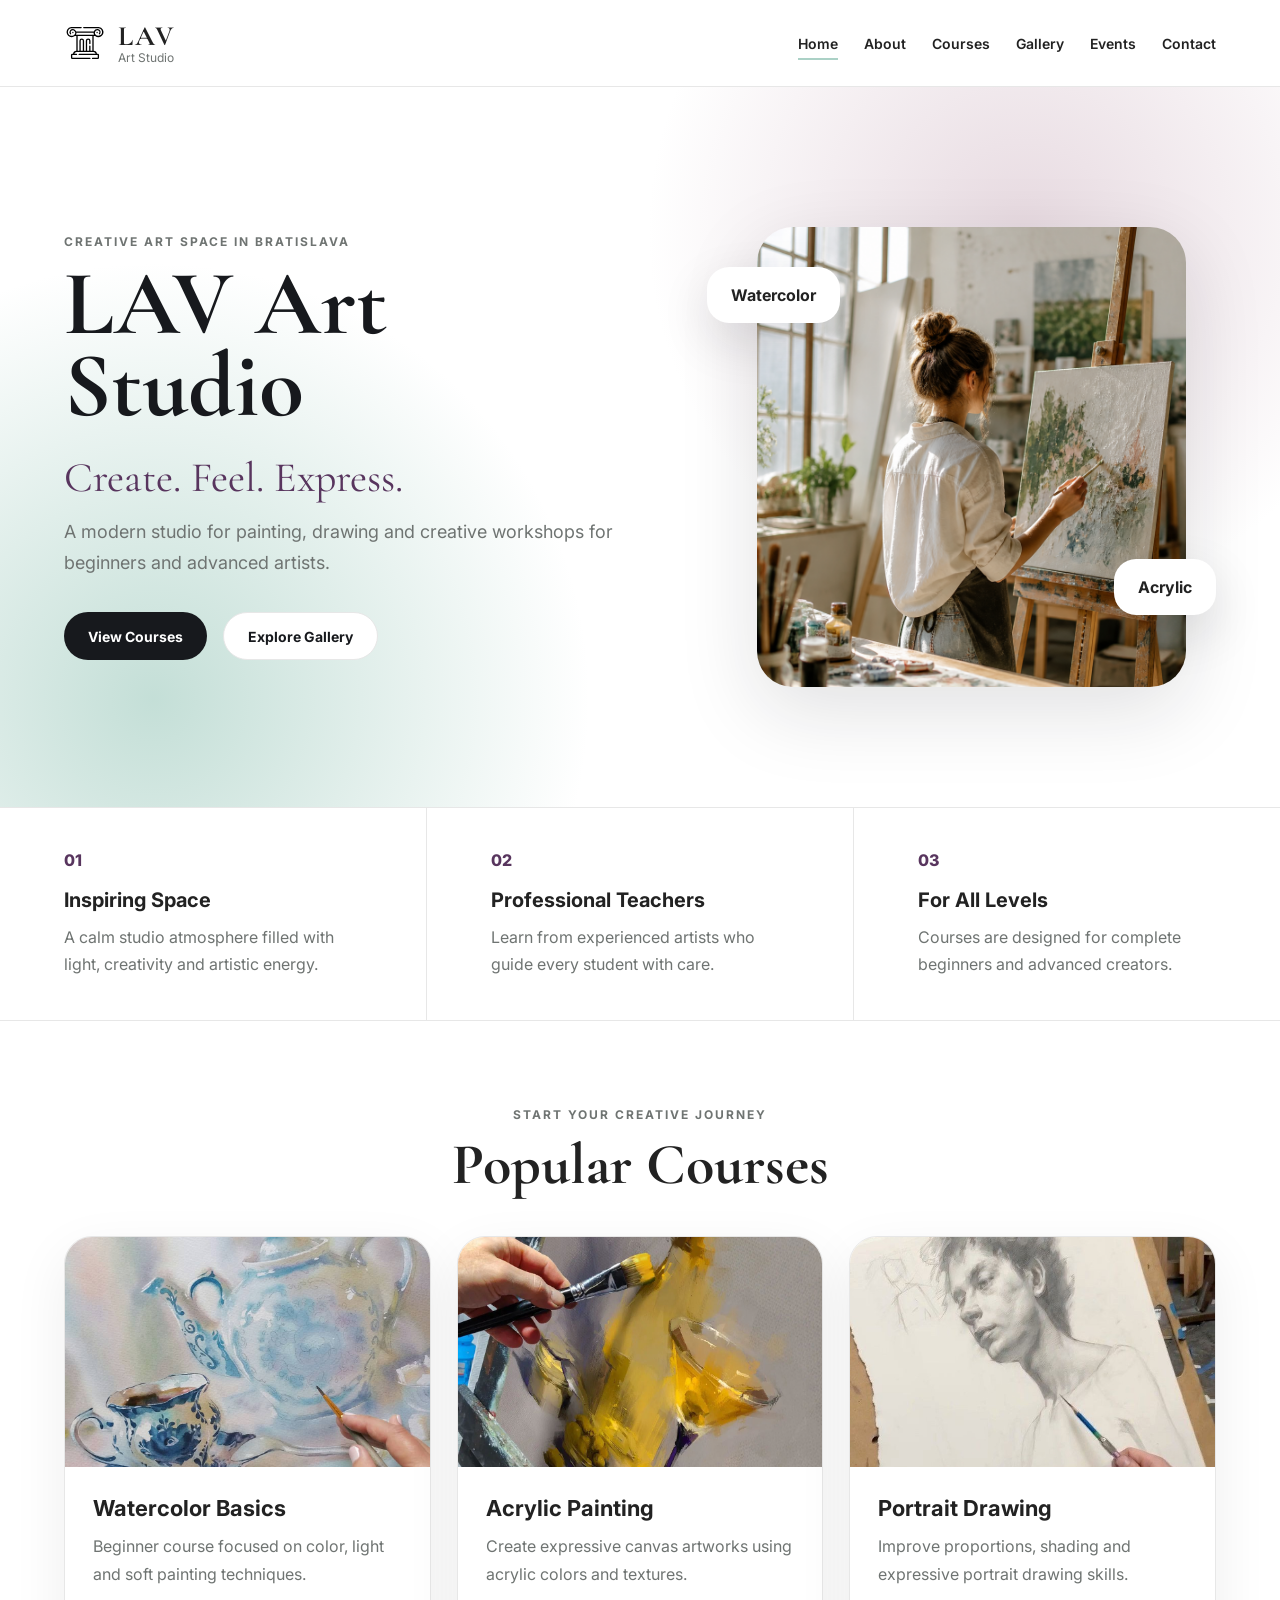
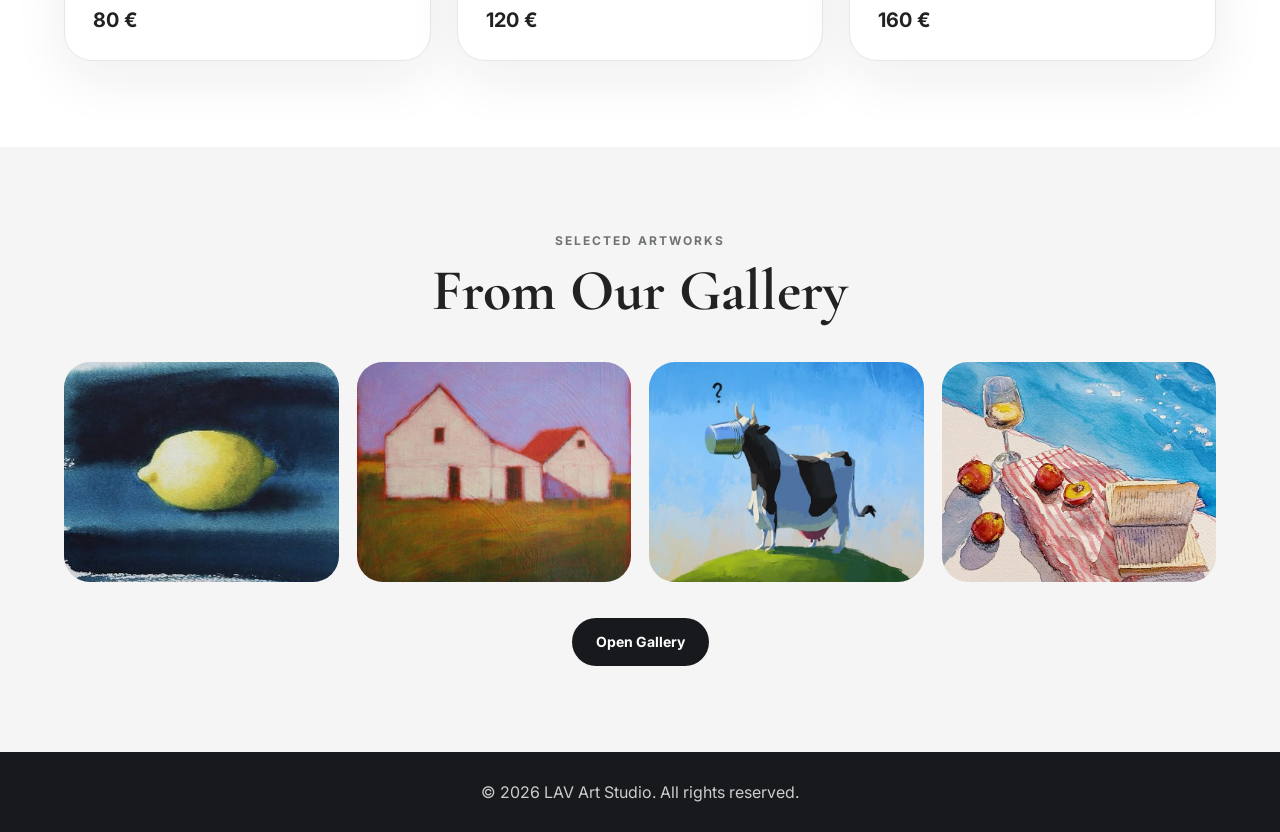
<file: index.html>
<!DOCTYPE html>
<html lang="en">
<head>
    <meta charset="UTF-8">
    <meta name="viewport" content="width=device-width, initial-scale=1.0">
    <title>LAV Art Studio</title>

    <link href="https://fonts.googleapis.com/css2?family=Cormorant+Garamond:wght@500;600;700&family=Inter:wght@400;500;600;700&display=swap" rel="stylesheet">

    <link rel="stylesheet" href="css/style.css">

    <link rel="icon" type="image/svg+xml" href="images/logo.svg">
</head>
<body>

<header class="site-header">
    <a href="index.html" class="logo">
        <img src="images/logo.svg" alt="LAV Art Studio">
        <div class="logo-text">
            <span>LAV</span>
            <small>Art Studio</small>
        </div>
    </a>

    <nav class="nav">
        <a href="index.html" class="active">Home</a>
        <a href="about.html">About</a>
        <a href="courses.html">Courses</a>
        <a href="gallery.html">Gallery</a>
        <a href="events.html">Events</a>
        <a href="contact.html">Contact</a>
    </nav>
</header>

<main>

    <section class="hero">
        <div class="hero-content">
            <p class="eyebrow">Creative art space in Bratislava</p>
            <h1>LAV Art Studio</h1>
            <p class="hero-text">Create. Feel. Express.</p>
            <p class="hero-description">A modern studio for painting, drawing and creative workshops for beginners and advanced artists.</p>

            <div class="hero-actions">
                <a href="courses.html" class="button primary-button">View Courses</a>
                <a href="gallery.html" class="button secondary-button">Explore Gallery</a>
            </div>
        </div>

        <div class="hero-visual">
            <div class="main-art">
                <img src="images/hero.png" alt="Art Studio">
            </div>
            <div class="floating-card floating-one">Watercolor</div>
            <div class="floating-card floating-two">Acrylic</div>
        </div>
    </section>

    <section class="features">
        <article>
            <span>01</span>
            <h3>Inspiring Space</h3>
            <p>A calm studio atmosphere filled with light, creativity and artistic energy.</p>
        </article>

        <article>
            <span>02</span>
            <h3>Professional Teachers</h3>
            <p>Learn from experienced artists who guide every student with care.</p>
        </article>

        <article>
            <span>03</span>
            <h3>For All Levels</h3>
            <p>Courses are designed for complete beginners and advanced creators.</p>
        </article>
    </section>

    <section class="section">
        <div class="section-heading">
            <p class="eyebrow">Start your creative journey</p>
            <h2>Popular Courses</h2>
        </div>

        <div class="course-grid">
            <article class="course-card">
                <div class="course-image">
                    <img src="images/course1.jpg" alt="Watercolor painting course">
                </div>
                <div>
                    <h3>Watercolor Basics</h3>
                    <p>Beginner course focused on color, light and soft painting techniques.</p>
                    <strong>80 €</strong>
                </div>
            </article>

            <article class="course-card">
                <div class="course-image">
                    <img src="images/course2.jpg" alt="Acrylic painting course">
                </div>
                <div>
                    <h3>Acrylic Painting</h3>
                    <p>Create expressive canvas artworks using acrylic colors and textures.</p>
                    <strong>120 €</strong>
                </div>
            </article>

            <article class="course-card">
                <div class="course-image">
                    <img src="images/course3.jpg" alt="Portrait drawing course">
                </div>
                <div>
                    <h3>Portrait Drawing</h3>
                    <p>Improve proportions, shading and expressive portrait drawing skills.</p>
                    <strong>160 €</strong>
                </div>
            </article>
        </div>
    </section>

    <section class="section gallery-section">
        <div class="section-heading">
            <p class="eyebrow">Selected artworks</p>
            <h2>From Our Gallery</h2>
        </div>

        <div class="gallery-preview">
            <div class="gallery-item"><img src="images/gallery1.jpg" alt="Student artwork with red house"></div>
            <div class="gallery-item"><img src="images/gallery2.jpg" alt="Landscape painting with small houses"></div>
            <div class="gallery-item"><img src="images/gallery3.jpg" alt="Surreal cow painting"></div>
            <div class="gallery-item"><img src="images/gallery4.jpg" alt="Still life painting with cake"></div>
        </div>

        <div class="center">
            <a href="gallery.html" class="button primary-button">Open Gallery</a>
        </div>
    </section>

</main>

<footer class="site-footer">
    <p>© 2026 LAV Art Studio. All rights reserved.</p>
</footer>

</body>
</html>
</file>
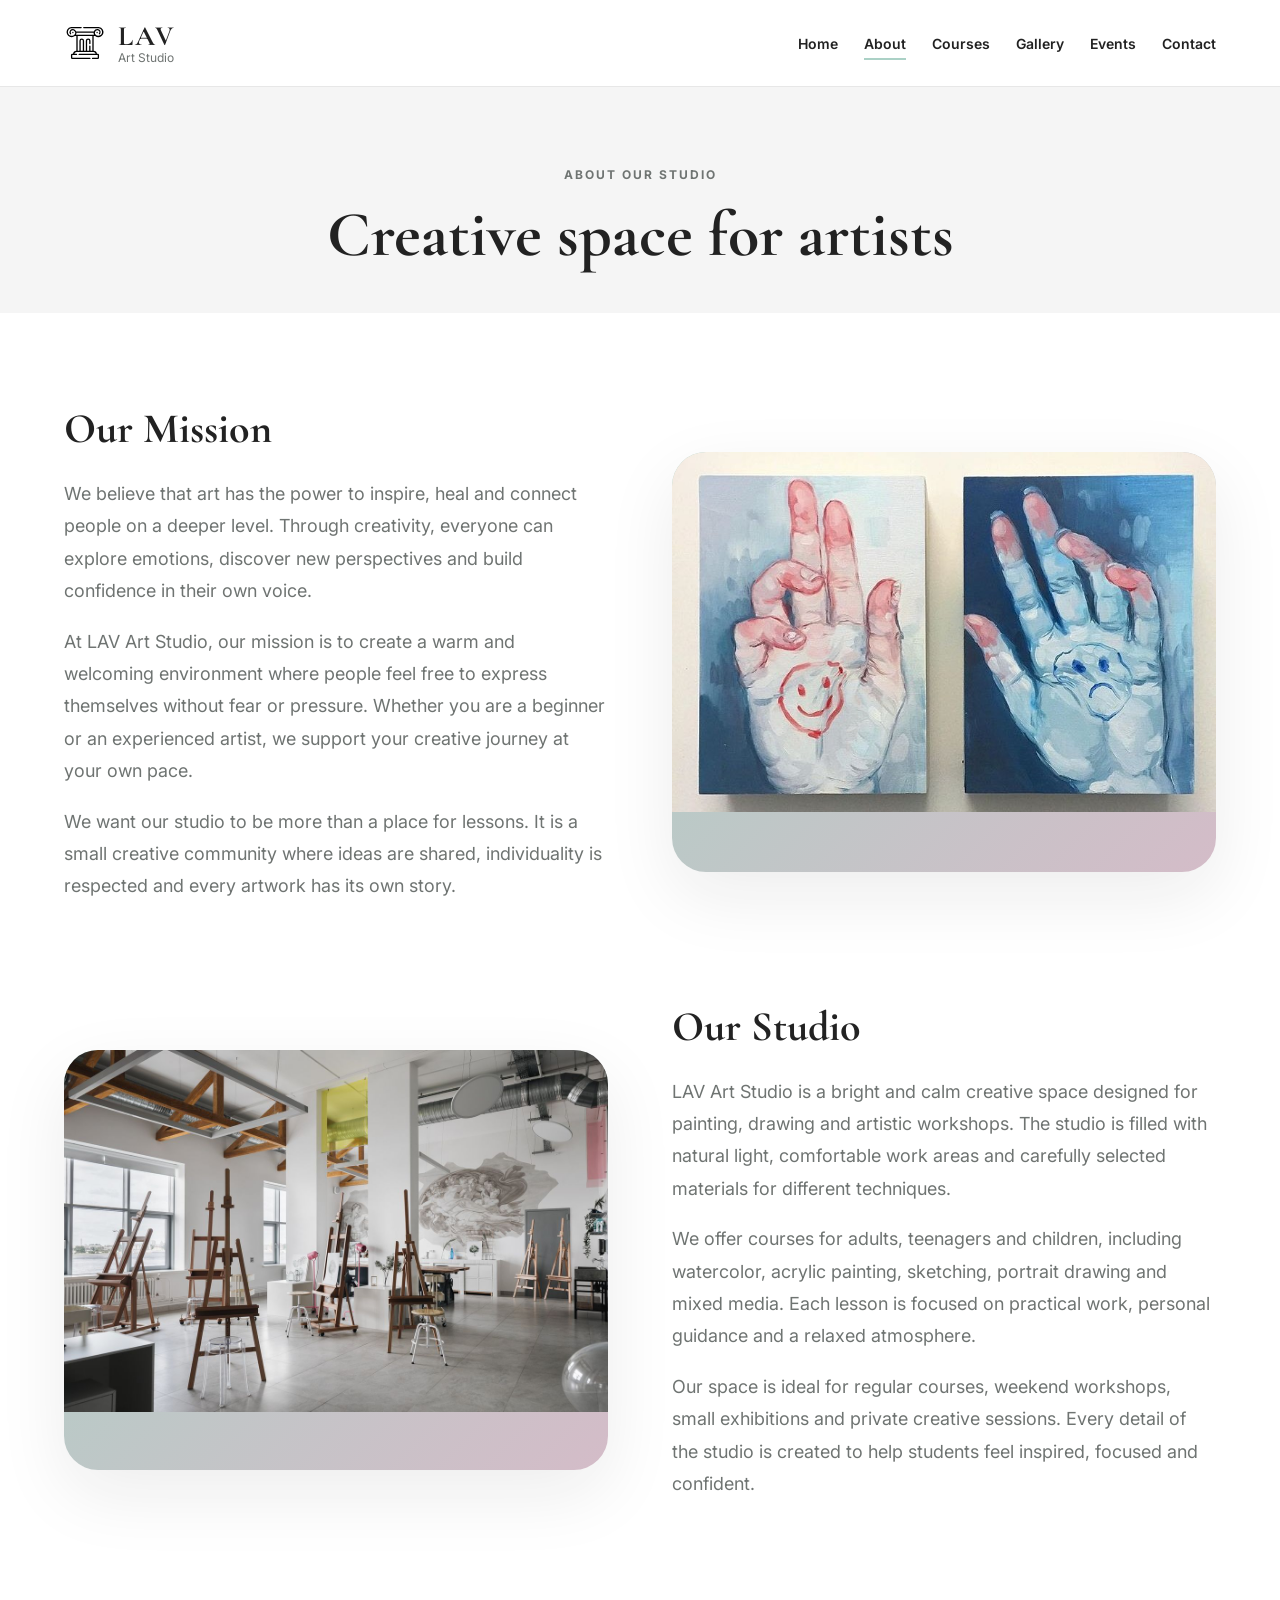
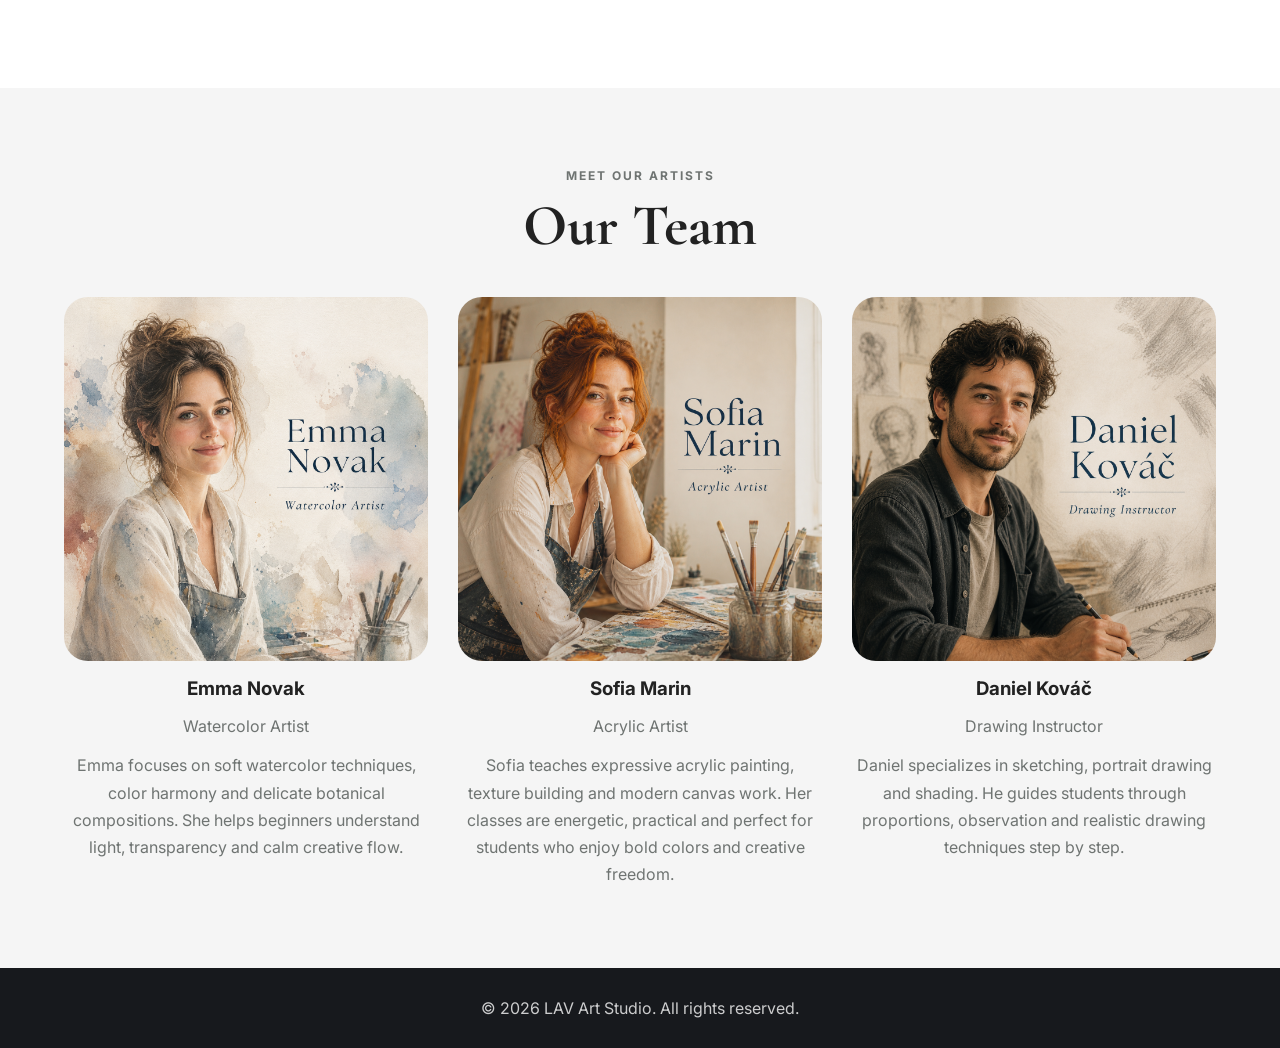
<file: about.html>
<!DOCTYPE html>
<html lang="en">
<head>
    <meta charset="UTF-8">
    <meta name="viewport" content="width=device-width, initial-scale=1.0">
    <title>About - LAV Art Studio</title>

    <link href="https://fonts.googleapis.com/css2?family=Cormorant+Garamond:wght@500;600;700&family=Inter:wght@400;500;600;700&display=swap" rel="stylesheet">

    <link rel="stylesheet" href="css/style.css">
    <link rel="icon" type="image/svg+xml" href="images/logo.svg">
</head>
<body>

<header class="site-header">
    <a href="index.html" class="logo">
        <img src="images/logo.svg" alt="LAV Art Studio">
        <div class="logo-text">
            <span>LAV</span>
            <small>Art Studio</small>
        </div>
    </a>

    <nav class="nav">
        <a href="index.html">Home</a>
        <a href="about.html" class="active">About</a>
        <a href="courses.html">Courses</a>
        <a href="gallery.html">Gallery</a>
        <a href="events.html">Events</a>
        <a href="contact.html">Contact</a>
    </nav>
</header>

<main>

    <section class="page-hero">
        <p class="eyebrow">About our studio</p>
        <h1>Creative space for artists</h1>
    </section>

    <section class="about-section">

        <div class="about-row">
            <div class="about-text">
                <h2>Our Mission</h2>
                <p>We believe that art has the power to inspire, heal and connect people on a deeper level. Through creativity, everyone can explore emotions, discover new perspectives and build confidence in their own voice.</p>
                <p>At LAV Art Studio, our mission is to create a warm and welcoming environment where people feel free to express themselves without fear or pressure. Whether you are a beginner or an experienced artist, we support your creative journey at your own pace.</p>
                <p>We want our studio to be more than a place for lessons. It is a small creative community where ideas are shared, individuality is respected and every artwork has its own story.</p>
            </div>
            <div class="about-visual">
                <img src="images/about1.jpg" alt="Art studio interior">
            </div>
        </div>

        <div class="about-row reverse">
            <div class="about-text">
                <h2>Our Studio</h2>
                <p>LAV Art Studio is a bright and calm creative space designed for painting, drawing and artistic workshops. The studio is filled with natural light, comfortable work areas and carefully selected materials for different techniques.</p>
                <p>We offer courses for adults, teenagers and children, including watercolor, acrylic painting, sketching, portrait drawing and mixed media. Each lesson is focused on practical work, personal guidance and a relaxed atmosphere.</p>
                <p>Our space is ideal for regular courses, weekend workshops, small exhibitions and private creative sessions. Every detail of the studio is created to help students feel inspired, focused and confident.</p>
            </div>
            <div class="about-visual second">
                <img src="images/about2.jpg" alt="Artist painting process">
            </div>
        </div>

    </section>

    <section class="team-section">
        <div class="section-heading">
            <p class="eyebrow">Meet our artists</p>
            <h2>Our Team</h2>
        </div>

        <div class="team-grid">

            <div class="team-card">
                <div class="team-image">
                    <img src="images/team1.png" alt="Emma Novak, watercolor artist">
                </div>
                <h3>Emma Novak</h3>
                <p>Watercolor Artist</p>
                <p class="team-description">Emma focuses on soft watercolor techniques, color harmony and delicate botanical compositions. She helps beginners understand light, transparency and calm creative flow.</p>
            </div>

            <div class="team-card">
                <div class="team-image">
                    <img src="images/team2.png" alt="Sofia Marin, acrylic artist">
                </div>
                <h3>Sofia Marin</h3>
                <p>Acrylic Artist</p>
                <p class="team-description">Sofia teaches expressive acrylic painting, texture building and modern canvas work. Her classes are energetic, practical and perfect for students who enjoy bold colors and creative freedom.</p>
            </div>

            <div class="team-card">
                <div class="team-image">
                    <img src="images/team3.png" alt="Daniel Kováč, drawing instructor">
                </div>
                <h3>Daniel Kováč</h3>
                <p>Drawing Instructor</p>
                <p class="team-description">Daniel specializes in sketching, portrait drawing and shading. He guides students through proportions, observation and realistic drawing techniques step by step.</p>
            </div>

        </div>
    </section>

</main>

<footer class="site-footer">
    <p>© 2026 LAV Art Studio. All rights reserved.</p>
</footer>

</body>
</html>
</file>
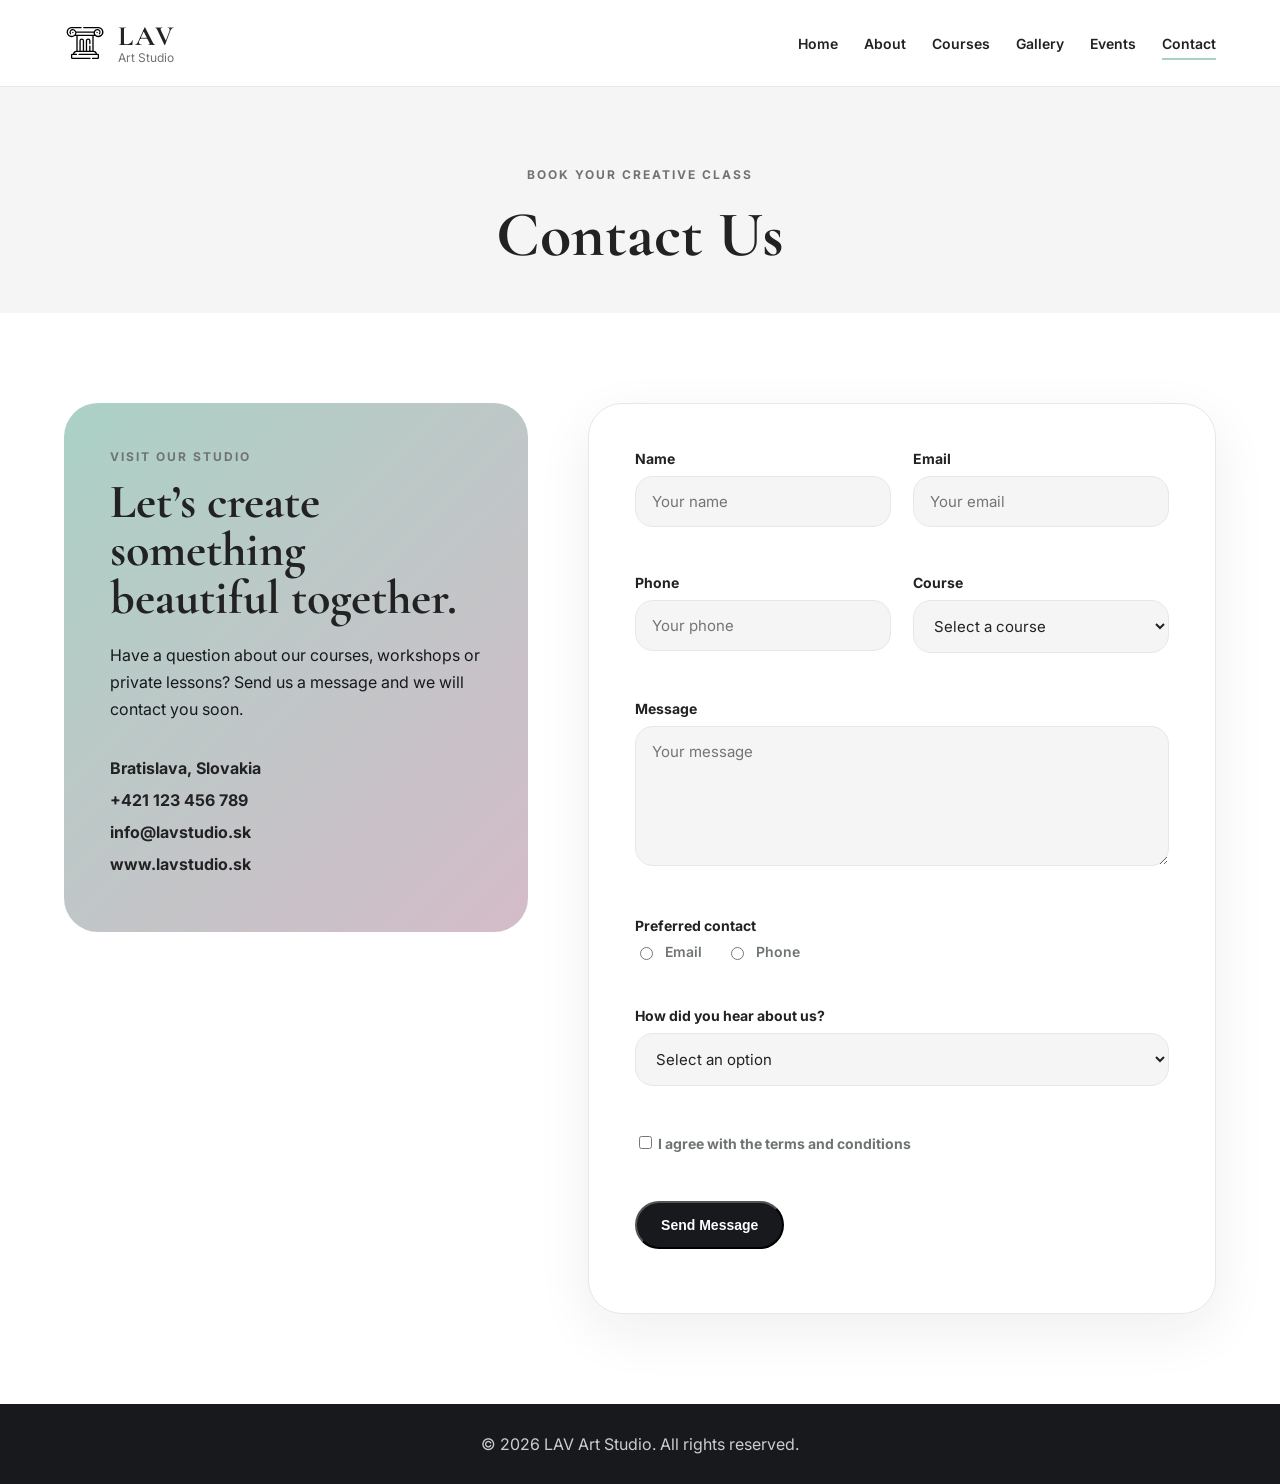
<file: contact.html>
<!DOCTYPE html>
<html lang="en">
<head>
    <meta charset="UTF-8">
    <meta name="viewport" content="width=device-width, initial-scale=1.0">
    <title>Contact - LAV Art Studio</title>

    <link href="https://fonts.googleapis.com/css2?family=Cormorant+Garamond:wght@500;600;700&family=Inter:wght@400;500;600;700&display=swap" rel="stylesheet">

    <link rel="stylesheet" href="css/style.css">
    <link rel="icon" type="image/svg+xml" href="images/logo.svg">
</head>
<body>

<header class="site-header">
    <a href="index.html" class="logo">
        <img src="images/logo.svg" alt="LAV Art Studio">
        <div class="logo-text">
            <span>LAV</span>
            <small>Art Studio</small>
        </div>
    </a>

    <nav class="nav">
        <a href="index.html">Home</a>
        <a href="about.html">About</a>
        <a href="courses.html">Courses</a>
        <a href="gallery.html">Gallery</a>
        <a href="events.html">Events</a>
        <a href="contact.html" class="active">Contact</a>
    </nav>
</header>

<main>

    <section class="page-hero">
        <p class="eyebrow">Book your creative class</p>
        <h1>Contact Us</h1>
    </section>

    <section class="contact-section">
        <div class="contact-grid">

            <div class="contact-info">
                <p class="eyebrow">Visit our studio</p>
                <h2>Let’s create something beautiful together.</h2>
                <p class="contact-text">Have a question about our courses, workshops or private lessons? Send us a message and we will contact you soon.</p>

                <div class="contact-list">
                    <p>Bratislava, Slovakia</p>
                    <p>+421 123 456 789</p>
                    <p>info@lavstudio.sk</p>
                    <p>www.lavstudio.sk</p>
                </div>
            </div>

            <form class="contact-form" id="contactForm" novalidate>
                <div class="form-row">
                    <div class="form-group">
                        <label for="name">Name</label>
                        <input type="text" id="name" name="name" placeholder="Your name">
                        <small class="error-message" id="nameError"></small>
                    </div>

                    <div class="form-group">
                        <label for="email">Email</label>
                        <input type="email" id="email" name="email" placeholder="Your email">
                        <small class="error-message" id="emailError"></small>
                    </div>
                </div>

                <div class="form-row">
                    <div class="form-group">
                        <label for="phone">Phone</label>
                        <input type="tel" id="phone" name="phone" placeholder="Your phone">
                        <small class="error-message" id="phoneError"></small>
                    </div>

                    <div class="form-group">
                        <label for="course">Course</label>
                        <select id="course" name="course">
                            <option value="">Select a course</option>
                            <option value="watercolor">Watercolor Basics</option>
                            <option value="acrylic">Acrylic Painting</option>
                            <option value="portrait">Portrait Drawing</option>
                            <option value="mixed-media">Mixed Media Art</option>
                        </select>
                        <small class="error-message" id="courseError"></small>
                    </div>
                </div>

                <div class="form-group">
                    <label for="message">Message</label>
                    <textarea id="message" name="message" placeholder="Your message"></textarea>
                    <small class="error-message" id="messageError"></small>
                </div>

                <div class="form-group">
                    <span class="form-label">Preferred contact</span>
                    <div class="choice-row">
                        <label>
                            <input type="radio" name="preferredContact" value="email">
                            Email
                        </label>
                        <label>
                            <input type="radio" name="preferredContact" value="phone">
                            Phone
                        </label>
                    </div>
                    <small class="error-message" id="preferredContactError"></small>
                </div>

                <div class="form-group">
                    <label for="source">How did you hear about us?</label>
                    <select id="source" name="source">
                        <option value="">Select an option</option>
                        <option value="social">Social Media</option>
                        <option value="friends">Friends / Family</option>
                        <option value="google">Google Search</option>
                        <option value="ads">Online Ads</option>
                        <option value="other">Other</option>
                    </select>
                    <small class="error-message" id="sourceError"></small>
                </div>

                <div class="form-group">
                    <label class="checkbox-label">
                        <input type="checkbox" id="terms" name="terms">
                        I agree with the terms and conditions
                    </label>
                    <small class="error-message" id="termsError"></small>
                </div>

                <button type="submit" class="button primary-button">Send Message</button>

                <p class="success-message" id="successMessage"></p>
            </form>

        </div>
    </section>

</main>

<footer class="site-footer">
    <p>© 2026 LAV Art Studio. All rights reserved.</p>
</footer>

<script src="js/script.js"></script>
</body>
</html>
</file>
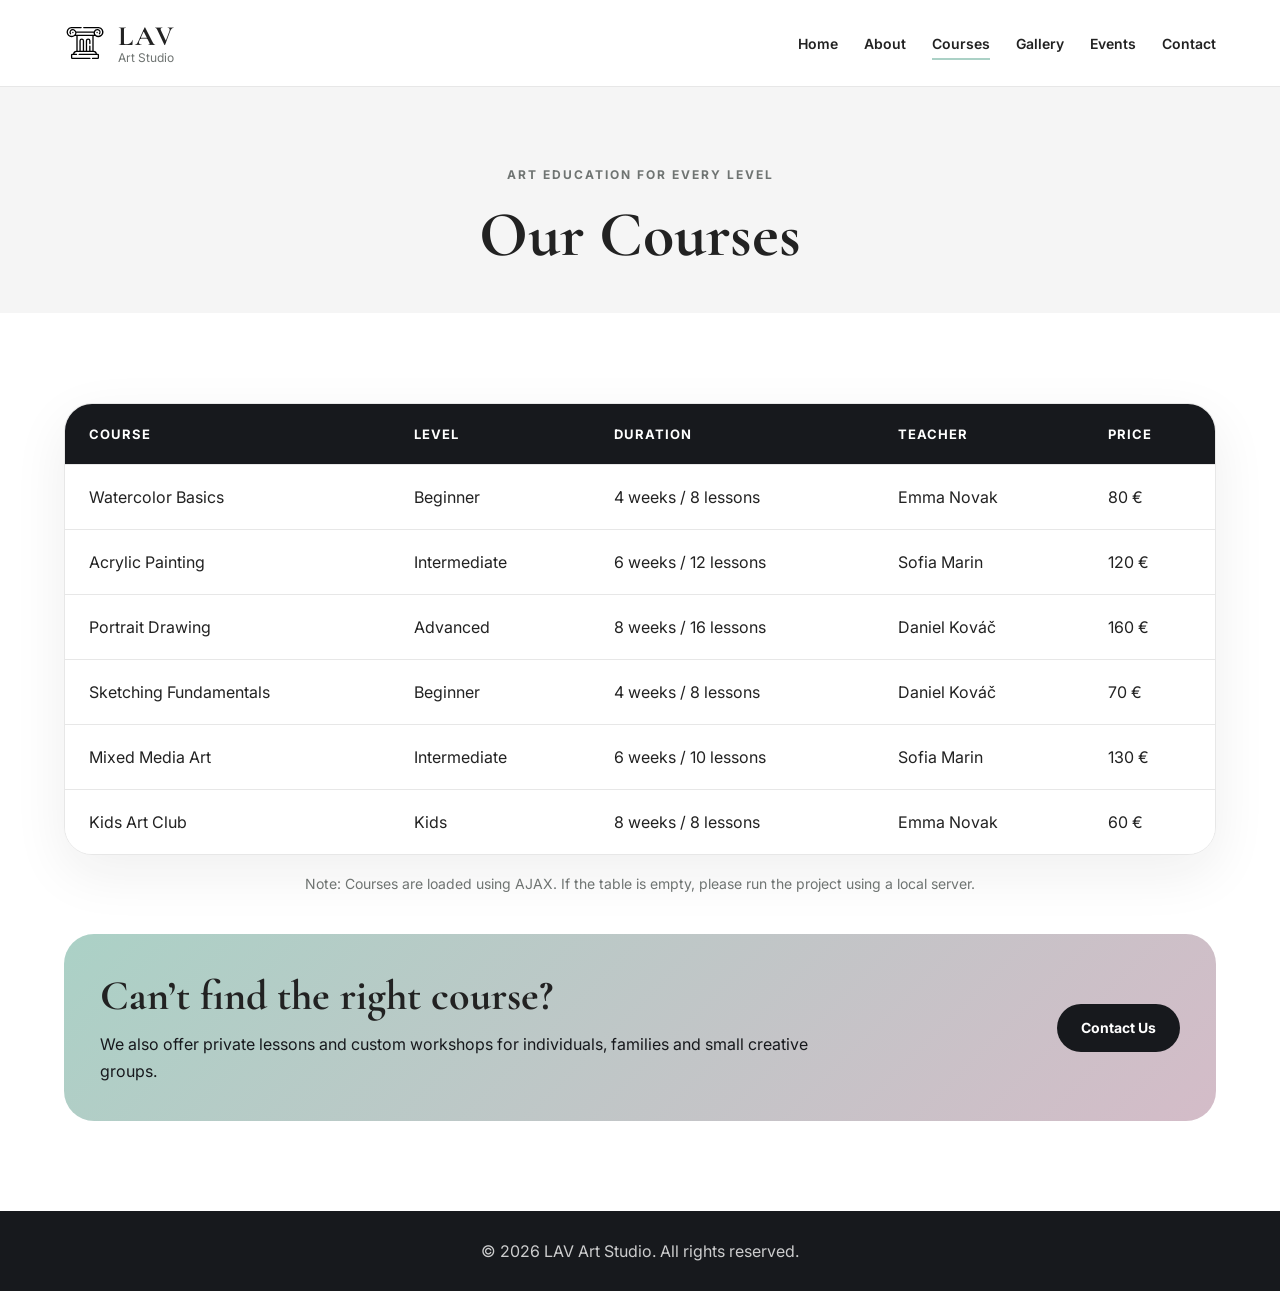
<file: courses.html>
<!DOCTYPE html>
<html lang="en">
<head>
    <meta charset="UTF-8">
    <meta name="viewport" content="width=device-width, initial-scale=1.0">
    <title>Courses - LAV Art Studio</title>

    <link href="https://fonts.googleapis.com/css2?family=Cormorant+Garamond:wght@500;600;700&family=Inter:wght@400;500;600;700&display=swap" rel="stylesheet">

    <link rel="stylesheet" href="css/style.css">
    <link rel="icon" type="image/svg+xml" href="images/logo.svg">
</head>
<body>

<header class="site-header">
    <a href="index.html" class="logo">
        <img src="images/logo.svg" alt="LAV Art Studio">
        <div class="logo-text">
            <span>LAV</span>
            <small>Art Studio</small>
        </div>
    </a>

    <nav class="nav">
        <a href="index.html">Home</a>
        <a href="about.html">About</a>
        <a href="courses.html" class="active">Courses</a>
        <a href="gallery.html">Gallery</a>
        <a href="events.html">Events</a>
        <a href="contact.html">Contact</a>
    </nav>
</header>

<main>

    <section class="page-hero">
        <p class="eyebrow">Art education for every level</p>
        <h1>Our Courses</h1>
    </section>

    <section class="courses-section">
        <div class="course-table-wrapper">

            <table class="course-table">
                <thead>
                <tr>
                    <th>Course</th>
                    <th>Level</th>
                    <th>Duration</th>
                    <th>Teacher</th>
                    <th>Price</th>
                </tr>
                </thead>

                <tbody id="coursesTableBody">
                </tbody>
            </table>

        </div>

        <p class="server-note">
            Note: Courses are loaded using AJAX. If the table is empty, please run the project using a local server.
        </p>

        <div class="course-info-card">
            <div>
                <h2>Can’t find the right course?</h2>
                <p>We also offer private lessons and custom workshops for individuals, families and small creative groups.</p>
            </div>
            <a href="contact.html" class="button primary-button">Contact Us</a>
        </div>
    </section>

</main>

<footer class="site-footer">
    <p>© 2026 LAV Art Studio. All rights reserved.</p>
</footer>

<script src="js/script.js"></script>

</body>
</html>
</file>
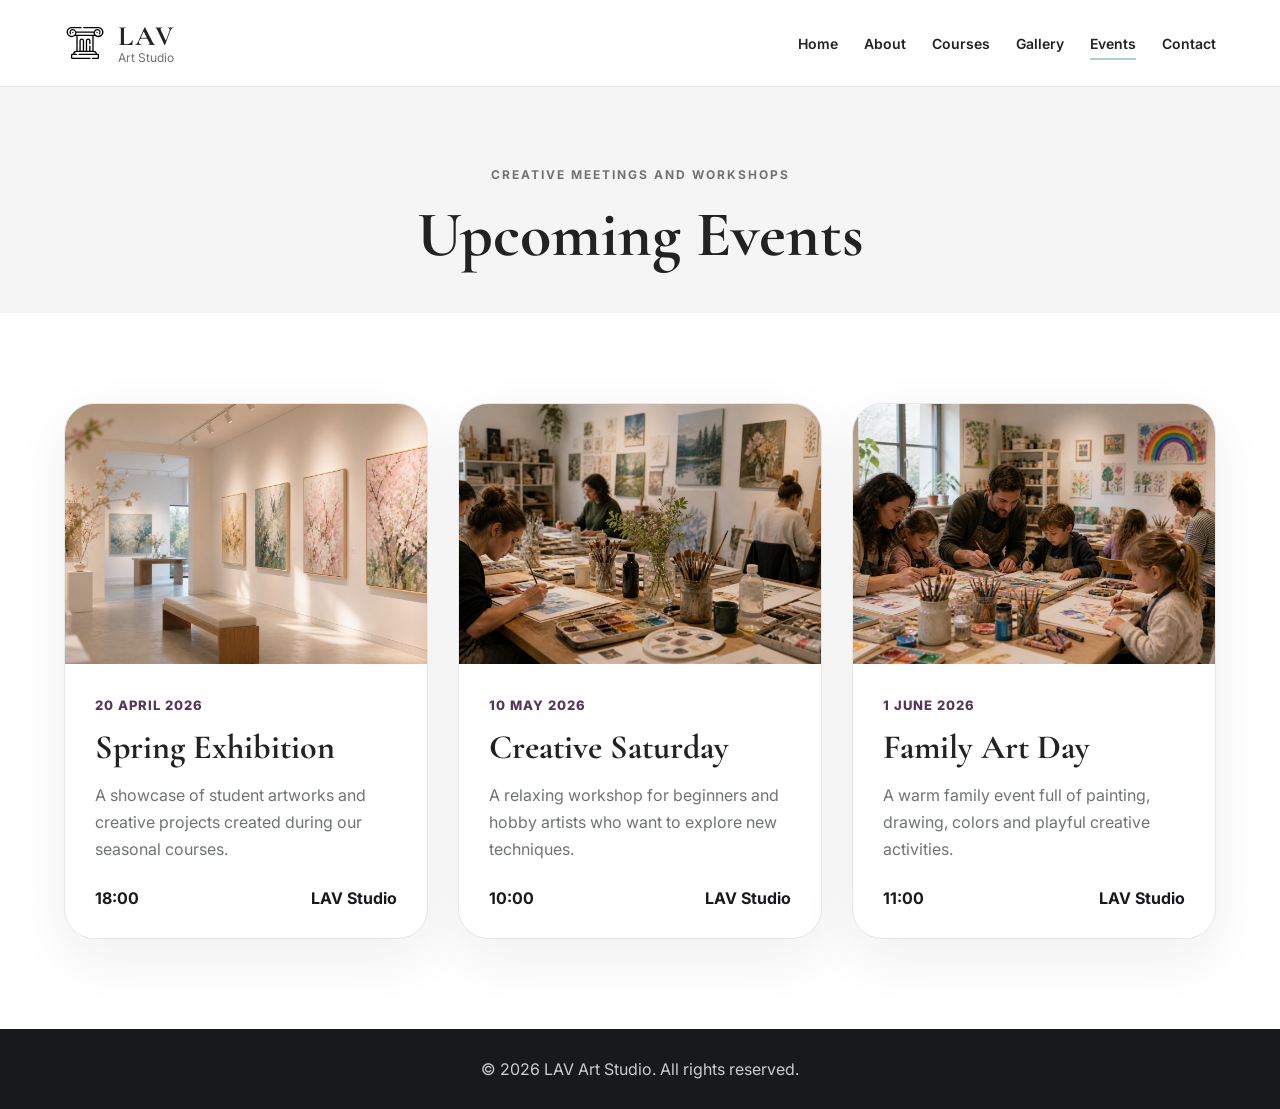
<file: events.html>
<!DOCTYPE html>
<html lang="en">
<head>
    <meta charset="UTF-8">
    <meta name="viewport" content="width=device-width, initial-scale=1.0">
    <title>Events - LAV Art Studio</title>

    <link href="https://fonts.googleapis.com/css2?family=Cormorant+Garamond:wght@500;600;700&family=Inter:wght@400;500;600;700&display=swap" rel="stylesheet">

    <link rel="stylesheet" href="css/style.css">
    <link rel="icon" type="image/svg+xml" href="images/logo.svg">
</head>
<body>

<header class="site-header">
    <a href="index.html" class="logo">
        <img src="images/logo.svg" alt="LAV Art Studio">
        <div class="logo-text">
            <span>LAV</span>
            <small>Art Studio</small>
        </div>
    </a>

    <nav class="nav">
        <a href="index.html">Home</a>
        <a href="about.html">About</a>
        <a href="courses.html">Courses</a>
        <a href="gallery.html">Gallery</a>
        <a href="events.html" class="active">Events</a>
        <a href="contact.html">Contact</a>
    </nav>
</header>

<main>

    <section class="page-hero">
        <p class="eyebrow">Creative meetings and workshops</p>
        <h1>Upcoming Events</h1>
    </section>

    <section class="events-section">
        <div class="events-grid">

            <article class="event-card">
                <div class="event-image">
                    <img src="images/event1.png" alt="Student artworks displayed on a gallery wall">
                </div>
                <div class="event-content">
                    <span class="event-date">20 April 2026</span>
                    <h2>Spring Exhibition</h2>
                    <p>A showcase of student artworks and creative projects created during our seasonal courses.</p>
                    <div class="event-meta">
                        <span>18:00</span>
                        <span>LAV Studio</span>
                    </div>
                </div>
            </article>

            <article class="event-card">
                <div class="event-image">
                    <img src="images/event2.png" alt="Creative Saturday art workshop in the studio">
                </div>
                <div class="event-content">
                    <span class="event-date">10 May 2026</span>
                    <h2>Creative Saturday</h2>
                    <p>A relaxing workshop for beginners and hobby artists who want to explore new techniques.</p>
                    <div class="event-meta">
                        <span>10:00</span>
                        <span>LAV Studio</span>
                    </div>
                </div>
            </article>

            <article class="event-card">
                <div class="event-image">
                    <img src="images/event3.png" alt="Family art day with children and adults painting together">
                </div>
                <div class="event-content">
                    <span class="event-date">1 June 2026</span>
                    <h2>Family Art Day</h2>
                    <p>A warm family event full of painting, drawing, colors and playful creative activities.</p>
                    <div class="event-meta">
                        <span>11:00</span>
                        <span>LAV Studio</span>
                    </div>
                </div>
            </article>

        </div>
    </section>

</main>

<footer class="site-footer">
    <p>© 2026 LAV Art Studio. All rights reserved.</p>
</footer>

</body>
</html>
</file>
<file: css/style.css>
* {
    box-sizing: border-box;
}

html {
    scroll-behavior: smooth;
}

:root {
    --white: #ffffff;
    --light: #f5f5f5;
    --text: #222222;
    --dark: #17191d;
    --jade: #abd1c6;
    --lilac: #d4bcc8;
    --violet: #58355e;
    --muted: #6f7472;
    --border: #e7e7e7;
}

body {
    margin: 0;
    font-family: "Inter", sans-serif;
    background: var(--white);
    color: var(--text);
}

a {
    color: inherit;
}

.site-header {
    position: sticky;
    top: 0;
    z-index: 10;
    display: flex;
    justify-content: space-between;
    align-items: center;
    padding: 22px 64px;
    background: rgba(255, 255, 255, 0.92);
    backdrop-filter: blur(18px);
    border-bottom: 1px solid var(--border);
}

.logo {
    display: flex;
    flex-direction: row;
    align-items: center;
    gap: 12px;
    text-decoration: none;
}

.logo img {
    width: 42px;
    height: 42px;
    object-fit: contain;
    display: block;
}

.logo-text {
    display: flex;
    flex-direction: column;
    line-height: 1;
}

.logo-text span {
    font-family: "Cormorant Garamond", serif;
    font-size: 28px;
    font-weight: 700;
    letter-spacing: 2px;
}

.logo-text small {
    margin-top: 2px;
    font-size: 12px;
    color: var(--muted);
}

.nav {
    display: flex;
    align-items: center;
    gap: 26px;
}

.nav a {
    position: relative;
    text-decoration: none;
    font-size: 14px;
    font-weight: 600;
}

.nav a::after {
    content: "";
    position: absolute;
    left: 0;
    bottom: -8px;
    width: 0;
    height: 2px;
    background: var(--jade);
    transition: 0.3s;
}

.nav a:hover::after,
.nav a.active::after {
    width: 100%;
}

.hero {
    min-height: 720px;
    display: grid;
    grid-template-columns: 1.05fr 0.95fr;
    align-items: center;
    gap: 60px;
    padding: 90px 64px;
    background:
            radial-gradient(circle at 80% 20%, rgba(212, 188, 200, 0.55), transparent 32%),
            radial-gradient(circle at 12% 85%, rgba(171, 209, 198, 0.7), transparent 34%),
            var(--white);
}

.eyebrow {
    margin: 0 0 14px;
    text-transform: uppercase;
    letter-spacing: 2px;
    font-size: 12px;
    font-weight: 700;
    color: var(--muted);
}

.hero h1 {
    margin: 0;
    font-family: "Cormorant Garamond", serif;
    font-size: 92px;
    line-height: 0.9;
    font-weight: 700;
    color: var(--dark);
}

.hero-text {
    margin: 24px 0 14px;
    font-family: "Cormorant Garamond", serif;
    font-size: 42px;
    color: var(--violet);
}

.hero-description {
    max-width: 560px;
    margin: 0 0 34px;
    color: var(--muted);
    font-size: 18px;
    line-height: 1.7;
}

.hero-actions {
    display: flex;
    gap: 16px;
    flex-wrap: wrap;
}

.button {
    display: inline-flex;
    justify-content: center;
    align-items: center;
    min-height: 48px;
    padding: 0 24px;
    border-radius: 999px;
    font-size: 14px;
    font-weight: 700;
    text-decoration: none;
    transition: 0.25s;
    cursor: pointer;
}

.primary-button {
    background: var(--dark);
    color: var(--white);
}

.primary-button:hover {
    background: var(--violet);
    transform: translateY(-2px);
}

.secondary-button {
    background: var(--white);
    color: var(--dark);
    border: 1px solid var(--border);
}

.secondary-button:hover {
    background: var(--jade);
    transform: translateY(-2px);
}

.hero-visual {
    position: relative;
    min-height: 520px;
}

.main-art {
    position: absolute;
    inset: 40px 30px 20px 60px;
    border-radius: 36px;
    box-shadow: 0 24px 80px rgba(23, 25, 29, 0.13);
    overflow: hidden;
}

.main-art img {
    width: 100%;
    height: 100%;
    object-fit: cover;
}

.floating-card {
    position: absolute;
    padding: 18px 24px;
    border-radius: 22px;
    background: var(--white);
    font-weight: 700;
    box-shadow: 0 18px 50px rgba(23, 25, 29, 0.12);
}

.floating-one {
    top: 80px;
    left: 10px;
}

.floating-two {
    right: 0;
    bottom: 92px;
}

.features {
    display: grid;
    grid-template-columns: repeat(3, 1fr);
    gap: 1px;
    background: var(--border);
    border-top: 1px solid var(--border);
    border-bottom: 1px solid var(--border);
}

.features article {
    padding: 42px 64px;
    background: var(--white);
}

.features span {
    display: inline-block;
    margin-bottom: 18px;
    color: var(--violet);
    font-weight: 800;
}

.features h3 {
    margin: 0 0 12px;
    font-size: 20px;
}

.features p {
    margin: 0;
    color: var(--muted);
    line-height: 1.7;
}

.section {
    padding: 86px 64px;
}

.section-heading {
    text-align: center;
    margin-bottom: 42px;
}

.section-heading h2 {
    margin: 0;
    font-family: "Cormorant Garamond", serif;
    font-size: 58px;
    line-height: 1;
}

.course-grid {
    display: grid;
    grid-template-columns: repeat(3, 1fr);
    gap: 26px;
}

.course-card {
    overflow: hidden;
    border-radius: 28px;
    background: var(--white);
    border: 1px solid var(--border);
    box-shadow: 0 18px 55px rgba(23, 25, 29, 0.07);
}

.course-image {
    height: 230px;
    overflow: hidden;
}

.course-image img {
    width: 100%;
    height: 100%;
    object-fit: cover;
}

.course-card div:last-child {
    padding: 28px;
}

.course-card h3 {
    margin: 0 0 12px;
    font-size: 22px;
}

.course-card p {
    margin: 0 0 20px;
    color: var(--muted);
    line-height: 1.7;
}

.course-card strong {
    font-size: 20px;
}

.gallery-section {
    background: var(--light);
}

.gallery-preview {
    display: grid;
    grid-template-columns: repeat(4, 1fr);
    gap: 18px;
    margin-bottom: 36px;
}

.gallery-item {
    height: 220px;
    border-radius: 26px;
    overflow: hidden;
    background: var(--jade);
}

.gallery-item img {
    width: 100%;
    height: 100%;
    object-fit: cover;
}

.center {
    text-align: center;
}

.site-footer {
    padding: 30px 64px;
    text-align: center;
    background: var(--dark);
    color: var(--white);
}

.site-footer p {
    margin: 0;
    color: rgba(255, 255, 255, 0.78);
}

.page-hero {
    padding: 80px 64px 40px;
    text-align: center;
    background: var(--light);
}

.page-hero h1 {
    margin: 10px 0 0;
    font-family: "Cormorant Garamond", serif;
    font-size: 64px;
}

.about-section {
    padding: 90px 64px;
}

.about-row {
    display: grid;
    grid-template-columns: 1fr 1fr;
    gap: 64px;
    align-items: center;
    margin-bottom: 80px;
}

.about-row.reverse .about-text {
    order: 2;
}

.about-row.reverse .about-visual {
    order: 1;
}

.about-text h2 {
    margin: 0 0 24px;
    font-family: "Cormorant Garamond", serif;
    font-size: 42px;
}

.about-text p {
    margin: 0 0 18px;
    max-width: 720px;
    color: var(--muted);
    font-size: 18px;
    line-height: 1.8;
}

.about-visual {
    min-height: 420px;
    border-radius: 34px;
    overflow: hidden;
    background: linear-gradient(135deg, var(--jade), var(--lilac));
    box-shadow: 0 24px 70px rgba(23, 25, 29, 0.08);
}

.about-visual img {
    width: 100%;
    height: 100%;
    object-fit: cover;
}

.team-section {
    padding: 80px 64px;
    background: var(--light);
}

.team-grid {
    display: grid;
    grid-template-columns: repeat(3, 1fr);
    gap: 30px;
}

.team-card {
    text-align: center;
}

.team-card h3 {
    margin: 0;
}

.team-card p {
    color: var(--muted);
}

.team-image {
    width: 100%;
    aspect-ratio: 1 / 1;
    border-radius: 24px;
    overflow: hidden;
    background: var(--jade);
    margin-bottom: 16px;
}

.team-image img {
    width: 100%;
    height: 100%;
    display: block;
    object-fit: cover;
}

.team-description {
    max-width: 360px;
    margin: 14px auto 0;
    color: var(--muted);
    line-height: 1.7;
}

.courses-section {
    padding: 90px 64px;
}

.course-table-wrapper {
    overflow-x: auto;
    border-radius: 28px;
    border: 1px solid var(--border);
    box-shadow: 0 18px 55px rgba(23, 25, 29, 0.07);
}

.course-table {
    width: 100%;
    border-collapse: collapse;
    background: var(--white);
}

.course-table th,
.course-table td {
    padding: 22px 24px;
    text-align: left;
    border-bottom: 1px solid var(--border);
}

.course-table th {
    background: var(--dark);
    color: var(--white);
    font-size: 13px;
    text-transform: uppercase;
    letter-spacing: 1px;
}

.course-table tr:last-child td {
    border-bottom: none;
}

.course-table tbody tr:hover {
    background: var(--light);
}

.course-info-card {
    margin-top: 42px;
    padding: 36px;
    border-radius: 30px;
    background: linear-gradient(135deg, var(--jade), var(--lilac));
    display: flex;
    justify-content: space-between;
    align-items: center;
    gap: 30px;
}

.course-info-card h2 {
    margin: 0 0 10px;
    font-family: "Cormorant Garamond", serif;
    font-size: 42px;
}

.course-info-card p {
    margin: 0;
    max-width: 720px;
    color: var(--dark);
    line-height: 1.7;
}

.full-gallery-section {
    padding: 80px 64px 100px;
}

.full-gallery-grid {
    display: grid;
    grid-template-columns: repeat(4, 1fr);
    grid-auto-rows: 230px;
    gap: 20px;
}

.gallery-box {
    display: block;
    border-radius: 28px;
    overflow: hidden;
    background: var(--jade);
    box-shadow: 0 18px 45px rgba(23, 25, 29, 0.07);
    transition: 0.25s;
}

.gallery-box:hover {
    transform: scale(1.03);
}

.image-gallery .gallery-box img {
    width: 100%;
    height: 100%;
    display: block;
    object-fit: cover;
    transition: 0.35s;
}

.image-gallery .gallery-box:hover img {
    transform: scale(1.08);
}

.gallery-note {
    margin: 36px 0 0;
    text-align: center;
    color: var(--muted);
}

.events-section {
    padding: 90px 64px;
}

.events-grid {
    display: grid;
    grid-template-columns: repeat(3, 1fr);
    gap: 30px;
}

.event-card {
    overflow: hidden;
    border-radius: 30px;
    background: var(--white);
    border: 1px solid var(--border);
    box-shadow: 0 18px 55px rgba(23, 25, 29, 0.07);
}

.event-image {
    height: 260px;
    overflow: hidden;
    background: linear-gradient(135deg, var(--jade), var(--lilac));
}

.event-image img {
    width: 100%;
    height: 100%;
    display: block;
    object-fit: cover;
}

.event-content {
    padding: 30px;
}

.event-date {
    display: inline-block;
    margin-bottom: 14px;
    color: var(--violet);
    font-weight: 800;
    font-size: 13px;
    text-transform: uppercase;
    letter-spacing: 1px;
}

.event-content h2 {
    margin: 0 0 14px;
    font-family: "Cormorant Garamond", serif;
    font-size: 34px;
}

.event-content p {
    margin: 0 0 24px;
    color: var(--muted);
    line-height: 1.7;
}

.event-meta {
    display: flex;
    justify-content: space-between;
    gap: 12px;
    color: var(--dark);
    font-weight: 700;
}

.contact-section {
    padding: 90px 64px;
}

.contact-grid {
    display: grid;
    grid-template-columns: 0.85fr 1.15fr;
    gap: 60px;
    align-items: start;
}

.contact-info {
    padding: 46px;
    border-radius: 34px;
    background: linear-gradient(135deg, var(--jade), var(--lilac));
}

.contact-info h2 {
    margin: 0 0 20px;
    font-family: "Cormorant Garamond", serif;
    font-size: 48px;
    line-height: 1;
}

.contact-text {
    color: var(--dark);
    line-height: 1.7;
}

.contact-list {
    margin-top: 34px;
}

.contact-list p {
    margin: 12px 0;
    font-weight: 700;
}

.contact-form {
    padding: 46px;
    border-radius: 34px;
    background: var(--white);
    border: 1px solid var(--border);
    box-shadow: 0 18px 55px rgba(23, 25, 29, 0.07);
}

.form-row {
    display: grid;
    grid-template-columns: 1fr 1fr;
    gap: 22px;
}

.form-group {
    margin-bottom: 22px;
}

.form-group label,
.form-label {
    display: block;
    margin-bottom: 9px;
    font-weight: 700;
    font-size: 14px;
}

.form-group input,
.form-group select,
.form-group textarea {
    width: 100%;
    border: 1px solid var(--border);
    border-radius: 18px;
    padding: 15px 16px;
    font-family: "Inter", sans-serif;
    font-size: 15px;
    color: var(--text);
    background: var(--light);
    outline: none;
}

.form-group textarea {
    min-height: 140px;
    resize: vertical;
}

.form-group input:focus,
.form-group select:focus,
.form-group textarea:focus {
    border-color: var(--jade);
    background: var(--white);
}

.choice-row {
    display: flex;
    gap: 24px;
    flex-wrap: wrap;
}

.choice-row label,
.checkbox-label {
    display: flex;
    align-items: center;
    gap: 9px;
    margin-bottom: 0;
    font-weight: 600;
    color: var(--muted);
}

.choice-row input,
.checkbox-label input {
    width: auto;
}

.error-message {
    display: block;
    min-height: 18px;
    margin-top: 7px;
    color: #b3261e;
    font-size: 13px;
}

.success-message {
    margin: 18px 0 0;
    color: #2f6f55;
    font-weight: 700;
}

.input-error {
    border-color: #b3261e !important;
    background: #fff7f7 !important;
}

.lb-data .lb-caption {
    font-family: "Inter", sans-serif;
    font-size: 14px;
}

@media (max-width: 900px) {
    .site-header {
        flex-direction: column;
        gap: 18px;
        padding: 22px;
    }

    .nav {
        flex-wrap: wrap;
        justify-content: center;
        gap: 14px;
    }

    .hero {
        grid-template-columns: 1fr;
        padding: 60px 24px;
    }

    .hero h1 {
        font-size: 64px;
    }

    .hero-visual {
        min-height: 360px;
    }

    .main-art {
        inset: 20px;
    }

    .features,
    .course-grid,
    .gallery-preview,
    .team-grid,
    .events-grid,
    .full-gallery-grid {
        grid-template-columns: 1fr;
    }

    .features article,
    .section,
    .about-section,
    .courses-section,
    .full-gallery-section,
    .events-section,
    .contact-section {
        padding: 48px 24px;
    }

    .about-row,
    .about-row.reverse,
    .contact-grid,
    .form-row {
        grid-template-columns: 1fr;
    }

    .about-row.reverse .about-text,
    .about-row.reverse .about-visual {
        order: initial;
    }

    .course-info-card {
        flex-direction: column;
        align-items: flex-start;
    }

    .contact-info,
    .contact-form {
        padding: 30px;
    }
}
.server-note {
    margin-top: 20px;
    text-align: center;
    color: var(--muted);
    font-size: 14px;
}

.ajax-error {
    text-align: center;
    padding: 40px;
    color: var(--muted);
    line-height: 1.7;
}
</file>
